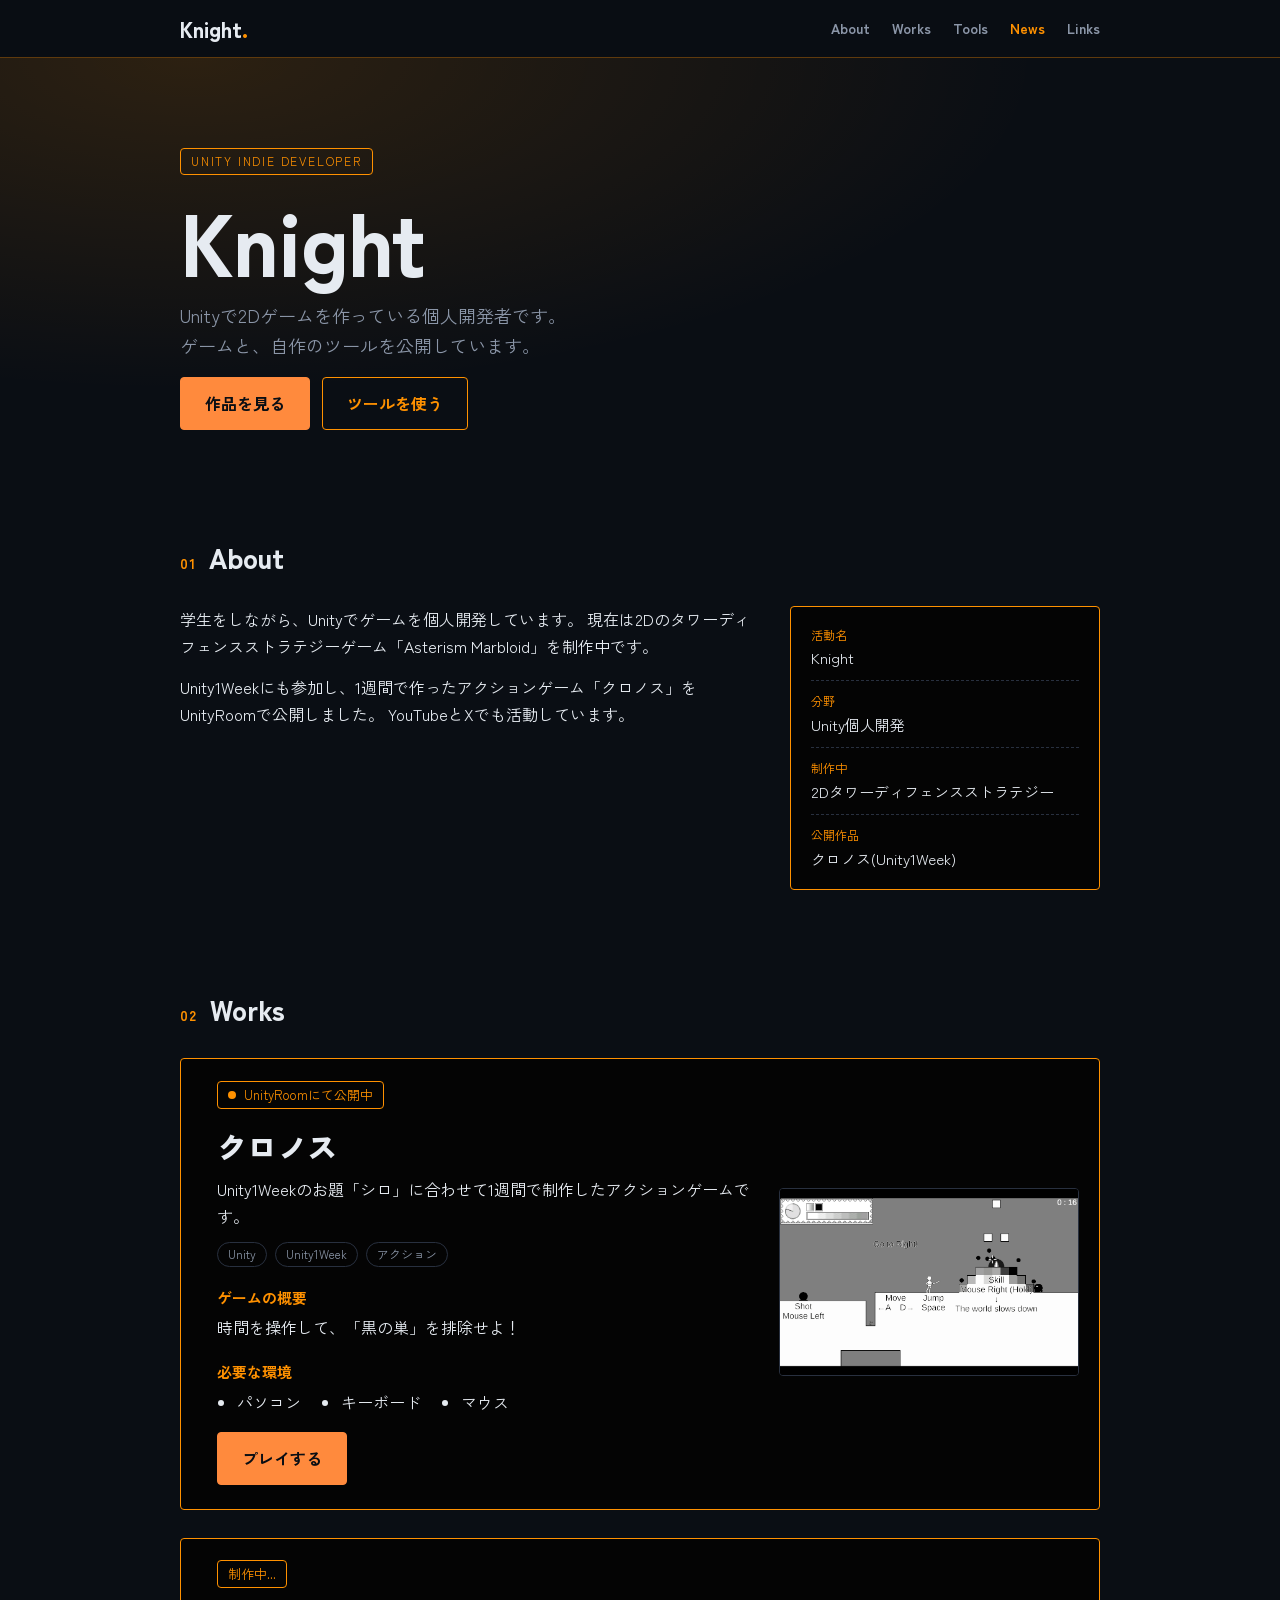
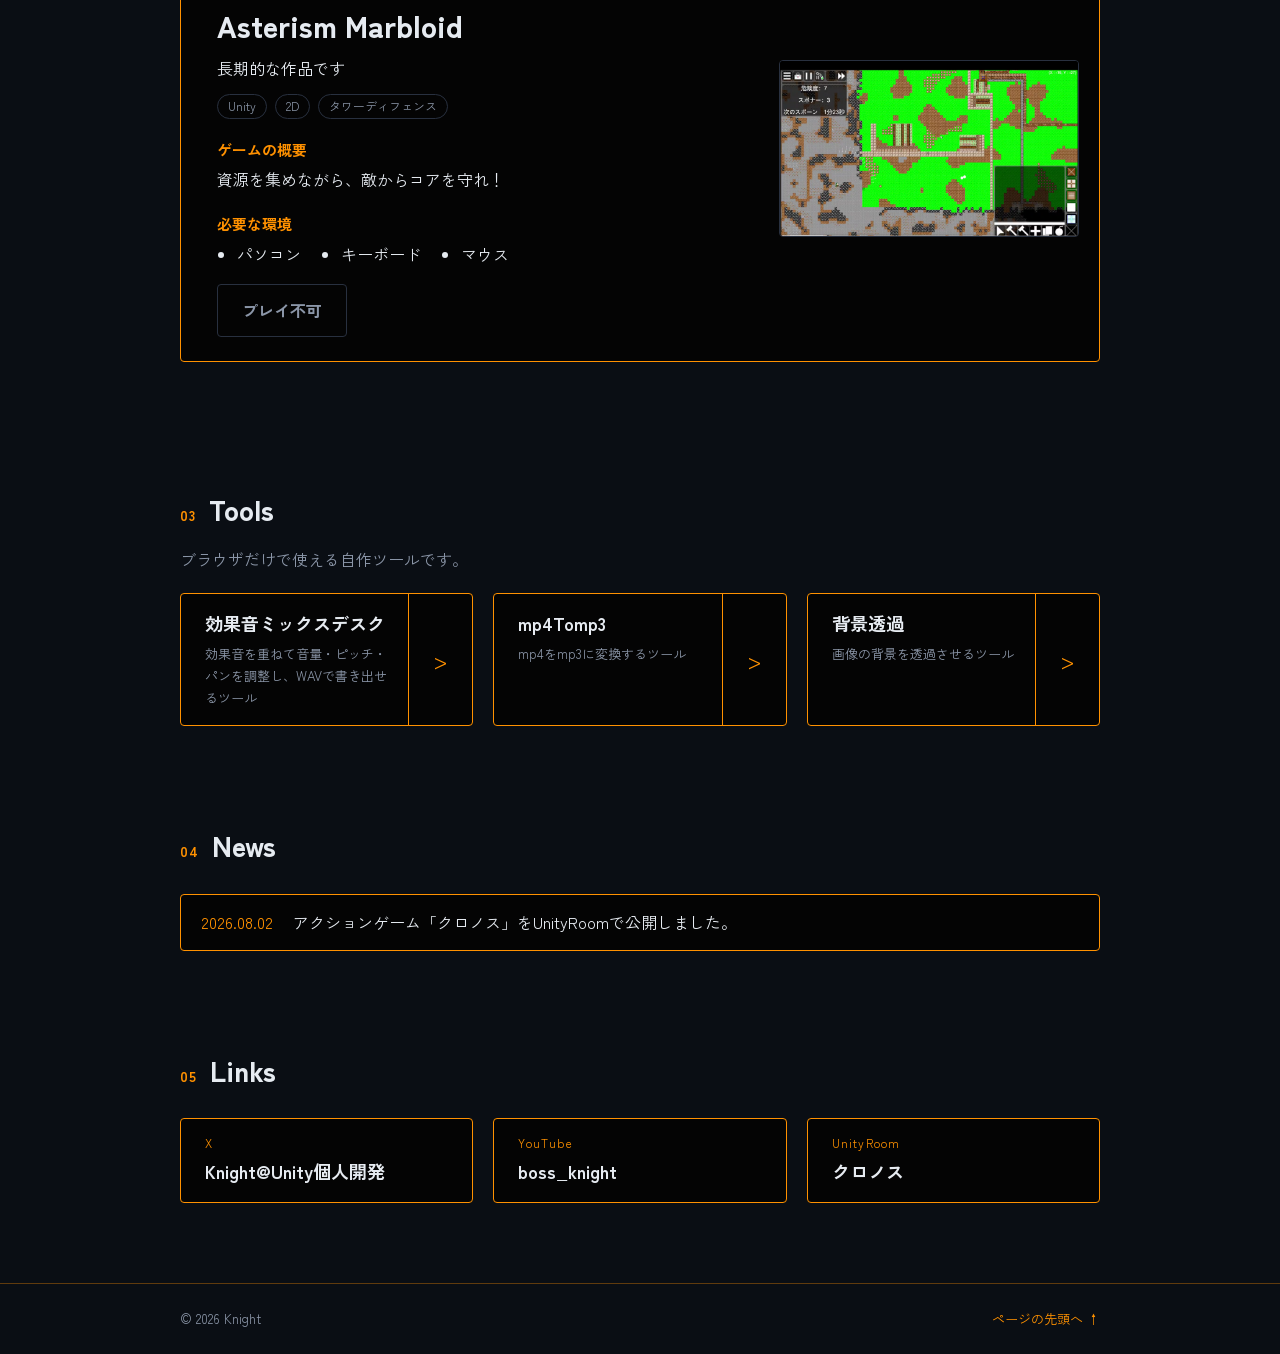
<file: index.html>
<!DOCTYPE html>
<html lang="ja">
<head>
  <meta charset="UTF-8">
  <meta name="viewport" content="width=device-width, initial-scale=1.0">
  <title>Knightのホームページ</title>

  <!-- 検索結果やSNSで共有されたときに表示される情報 -->
  <meta name="description" content="Unityで2Dゲームを作っている個人開発者 Knight のホームページ。制作したゲームと自作ツールを公開しています。">
  <meta property="og:type" content="website">
  <meta property="og:title" content="Knightのホームページ">
  <meta property="og:description" content="Unityで2Dゲームを作っている個人開発者のホームページ。ゲームと自作ツールを公開中。">
  <meta property="og:url" content="https://gk-boss.github.io/MyHomePage/">
  <meta name="theme-color" content="#0a0e14">

  <!-- タブに表示される小さなアイコン(画像ファイル不要のSVG) -->
  <link rel="icon" href="data:image/svg+xml,%3Csvg xmlns='http://www.w3.org/2000/svg' viewBox='0 0 32 32'%3E%3Crect width='32' height='32' rx='4' fill='%23040404'/%3E%3Crect x='1' y='1' width='30' height='30' rx='3' fill='none' stroke='%23ff9100' stroke-width='2'/%3E%3Ctext x='16' y='23' font-size='20' font-weight='bold' text-anchor='middle' fill='%23ff9100' font-family='sans-serif'%3EK%3C/text%3E%3C/svg%3E">

  <!-- ツールページと同じフォント -->
  <link rel="preconnect" href="https://fonts.googleapis.com">
  <link rel="preconnect" href="https://fonts.gstatic.com" crossorigin>
  <link href="https://fonts.googleapis.com/css2?family=Zen+Kaku+Gothic+New:wght@500;700;900&display=swap" rel="stylesheet">

  <link rel="stylesheet" href="style.css">

  <!-- JSが動く環境だけ「js」クラスを付ける(出現アニメーションを安全に使うための目印) -->
  <script>document.documentElement.classList.add('js');</script>
  <script src="script.js" defer></script>
</head>
<body>

  <!-- ===== ヘッダー(上に固定されるナビ) ===== -->
  <header class="site-header">
    <div class="container header-inner">
      <a href="#top" class="logo">Knight<span class="logo-dot">.</span></a>
      <nav class="site-nav" aria-label="メインメニュー">
        <a href="#about">About</a>
        <a href="#works">Works</a>
        <a href="#tools">Tools</a>
        <a href="#news">News</a>
        <a href="#links">Links</a>
      </nav>
    </div>
  </header>

  <main id="top">

    <!-- ===== ヒーロー(最初に目に入る部分) ===== -->
    <section class="hero">
      <div class="container">
        <p class="hero-label">UNITY INDIE DEVELOPER</p>
        <h1 class="hero-title">Knight</h1>
        <p class="hero-lead">
          Unityで2Dゲームを作っている個人開発者です。<br>
          ゲームと、自作のツールを公開しています。
        </p>
        <div class="hero-actions">
          <a href="#works" class="btn">作品を見る</a>
          <a href="#tools" class="btn btn-ghost">ツールを使う</a>
        </div>
      </div>
    </section>

    <!-- ===== About ===== -->
    <section id="about" class="section">
      <div class="container">
        <h2 class="section-title reveal"><span class="section-num">01</span>About</h2>

        <div class="about reveal">
          <div class="about-text">
            <p>
              学生をしながら、Unityでゲームを個人開発しています。
              現在は2Dのタワーディフェンスストラテジーゲーム「Asterism Marbloid」を制作中です。
            </p>
            <p>
              Unity1Weekにも参加し、1週間で作ったアクションゲーム「クロノス」をUnityRoomで公開しました。
              YouTubeとXでも活動しています。
            </p>
          </div>

          <dl class="facts">
            <div class="fact"><dt>活動名</dt><dd>Knight</dd></div>
            <div class="fact"><dt>分野</dt><dd>Unity個人開発</dd></div>
            <div class="fact"><dt>制作中</dt><dd>2Dタワーディフェンスストラテジー</dd></div>
            <div class="fact"><dt>公開作品</dt><dd>クロノス(Unity1Week)</dd></div>
          </dl>
        </div>
      </div>
    </section>

    <!-- ===== Works(ゲーム) ===== -->
    <section id="works" class="section">
      <div class="container">
        <h2 class="section-title reveal"><span class="section-num">02</span>Works</h2>

        <!-- クロノス -->
        <article class="card reveal">
          <div class="card-body">
            <p class="badge badge-live">UnityRoomにて公開中</p>

            <h3 class="card-title">クロノス</h3>
            <p>Unity1Weekのお題「シロ」に合わせて1週間で制作したアクションゲームです。</p>

            <ul class="tags">
              <li>Unity</li>
              <li>Unity1Week</li>
              <li>アクション</li>
            </ul>

            <h4 class="card-sub">ゲームの概要</h4>
            <p>時間を操作して、「黒の巣」を排除せよ！</p>

            <h4 class="card-sub">必要な環境</h4>
            <ul class="env-list">
              <li>パソコン</li>
              <li>キーボード</li>
              <li>マウス</li>
            </ul>

            <a href="https://unityroom.com/games/knight_firstgame" class="btn" target="_blank" rel="noopener">プレイする</a>
          </div>

          <div class="card-media">
            <img src="Chronos.png" alt="クロノスのスクリーンショット" class="screenshot" loading="lazy">
          </div>
        </article>

        <!-- Asterism Marbloid -->
        <article class="card reveal">
          <div class="card-body">
            <p class="badge badge-wip">制作中...</p>

            <h3 class="card-title">Asterism Marbloid</h3>
            <p>長期的な作品です</p>

            <ul class="tags">
              <li>Unity</li>
              <li>2D</li>
              <li>タワーディフェンス</li>
            </ul>

            <h4 class="card-sub">ゲームの概要</h4>
            <p>資源を集めながら、敵からコアを守れ！</p>

            <h4 class="card-sub">必要な環境</h4>
            <ul class="env-list">
              <li>パソコン</li>
              <li>キーボード</li>
              <li>マウス</li>
            </ul>

            <!-- まだ遊べないので、リンクではなく押せないボタンにしている -->
            <span class="btn btn-disabled" aria-disabled="true">プレイ不可</span>
          </div>

          <div class="card-media">
            <img src="AsterismMabloid.png" alt="Asterism Marbloidのスクリーンショット" class="screenshot" loading="lazy">
          </div>
        </article>
      </div>
    </section>

    <!-- ===== Tools(自作ツール) ===== -->
    <section id="tools" class="section">
      <div class="container">
        <h2 class="section-title reveal"><span class="section-num">03</span>Tools</h2>
        <p class="section-lead reveal">ブラウザだけで使える自作ツールです。</p>

        <div class="tool-grid">
          <a href="tool-se-mix.html" class="tool reveal">
            <div class="tool-text">
              <p class="tool-name">効果音ミックスデスク</p>
              <p class="tool-desc">効果音を重ねて音量・ピッチ・パンを調整し、WAVで書き出せるツール</p>
            </div>
            <span class="tool-arrow" aria-hidden="true">&gt;</span>
          </a>

          <a href="tool-mp4Tomp3.html" class="tool reveal">
            <div class="tool-text">
              <p class="tool-name">mp4Tomp3</p>
              <p class="tool-desc">mp4をmp3に変換するツール</p>
            </div>
            <span class="tool-arrow" aria-hidden="true">&gt;</span>
          </a>

          <a href="tool-bg-remover.html" class="tool reveal">
            <div class="tool-text">
              <p class="tool-name">背景透過</p>
              <p class="tool-desc">画像の背景を透過させるツール</p>
            </div>
            <span class="tool-arrow" aria-hidden="true">&gt;</span>
          </a>
        </div>
      </div>
    </section>

    <!-- ===== News(お知らせ) ===== -->
    <section id="news" class="section">
      <div class="container">
        <h2 class="section-title reveal"><span class="section-num">04</span>News</h2>

        <!-- 新しいお知らせは、一番上に <li> を1行足すだけ -->
        <ul class="news reveal">
          <li>
            <time datetime="2026-08-02">2026.08.02</time>
            <span>アクションゲーム「クロノス」をUnityRoomで公開しました。</span>
          </li>
        </ul>
      </div>
    </section>

    <!-- ===== Links ===== -->
    <section id="links" class="section">
      <div class="container">
        <h2 class="section-title reveal"><span class="section-num">05</span>Links</h2>

        <div class="link-grid">
          <!-- TODO: href を自分のURLに変更する(XのIDを入れる / YouTubeのURLが合っているか確認) -->
          <a href="https://x.com/A70LqKX4IpNJixA" class="link-card reveal" target="_blank" rel="noopener">
            <span class="link-service">X</span>
            <span class="link-name">Knight@Unity個人開発</span>
          </a>
          <a href="https://www.youtube.com/@boss_knight" class="link-card reveal" target="_blank" rel="noopener">
            <span class="link-service">YouTube</span>
            <span class="link-name">boss_knight</span>
          </a>
          <a href="https://unityroom.com/games/knight_firstgame" class="link-card reveal" target="_blank" rel="noopener">
            <span class="link-service">UnityRoom</span>
            <span class="link-name">クロノス</span>
          </a>
        </div>
      </div>
    </section>

  </main>

  <!-- ===== フッター ===== -->
  <footer class="site-footer">
    <div class="container footer-inner">
      <p>&copy; <span id="year">2026</span> Knight</p>
      <a href="#top" class="to-top">ページの先頭へ ↑</a>
    </div>
  </footer>

</body>
</html>
</file>
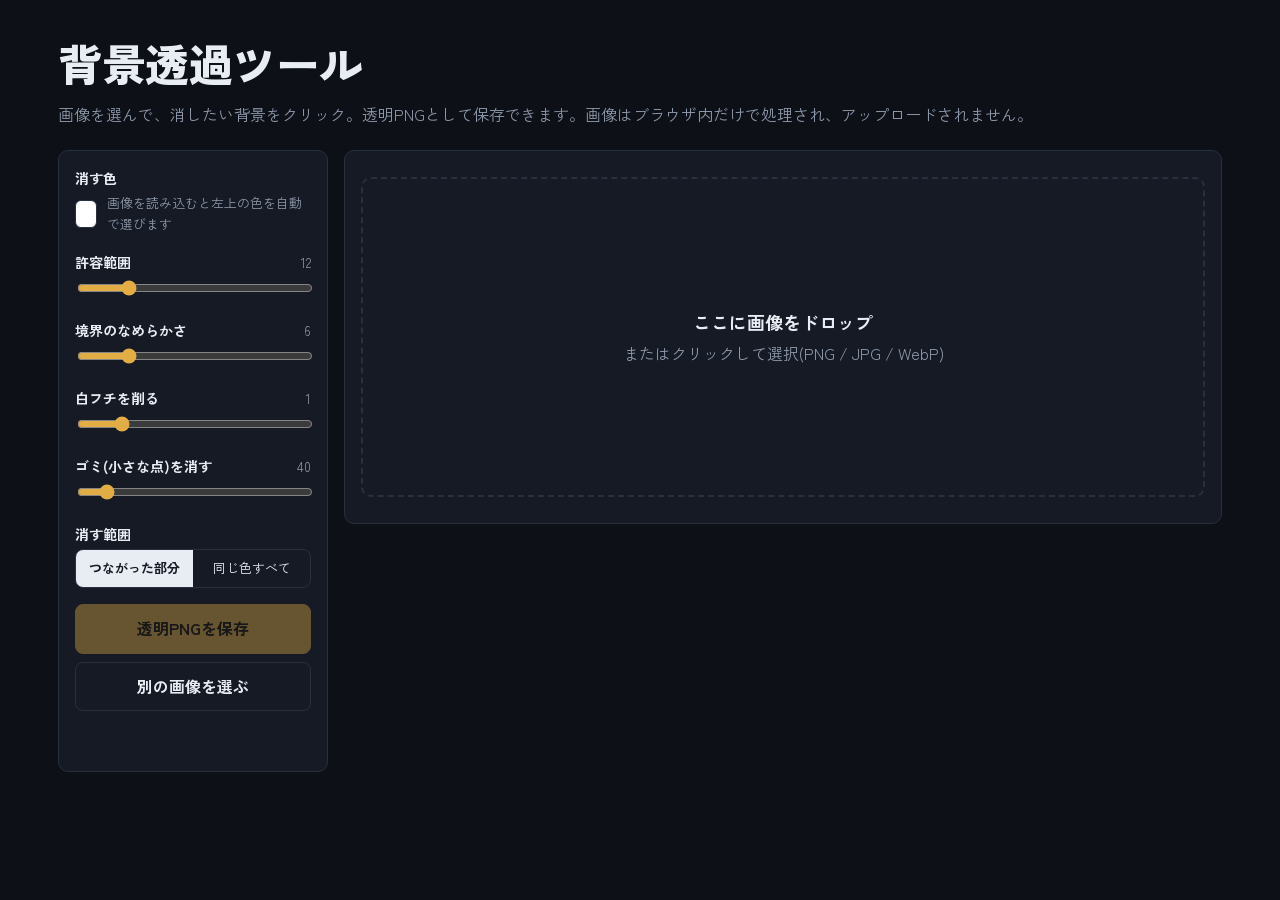
<file: tool-bg-remover.html>
<!DOCTYPE html>
<html lang="ja">
<head>
<meta charset="utf-8">
<meta name="viewport" content="width=device-width, initial-scale=1, viewport-fit=cover">
<title>背景透過ツール</title>
<link href="https://fonts.googleapis.com/css2?family=Zen+Kaku+Gothic+New:wght@500;700;900&display=swap" rel="stylesheet">
<style>
:root{--bg:#0d1017;--panel:#151a24;--ink:#e8ecf3;--sub:#8b96a8;--line:#28303f;--acc:#e3ad45;--acc-ink:#1a1305;--c1:#2a303b;--c2:#20252e;color-scheme:dark;
box-sizing:border-box;padding-top:env(safe-area-inset-top,0px);padding-bottom:env(safe-area-inset-bottom,0px)}
html{scroll-padding-top:env(safe-area-inset-top,0px)}
*{box-sizing:border-box}[hidden]{display:none!important}
body{margin:0;background:var(--bg);color:var(--ink);font-family:"Zen Kaku Gothic New","Hiragino Sans","Yu Gothic",Meiryo,sans-serif;line-height:1.6}
main{max-width:1200px;margin:0 auto;padding:28px 18px 48px}
h1{font-size:clamp(28px,5vw,44px);font-weight:900;margin:0 0 4px;letter-spacing:-.01em}
.lead{margin:0 0 22px;color:var(--sub)}
.grid{display:grid;grid-template-columns:270px 1fr;gap:16px;align-items:start}
@media(max-width:760px){.grid{grid-template-columns:1fr}}
.panel{background:var(--panel);border:1px solid var(--line);border-radius:10px;padding:16px}
.ctrl{display:grid;gap:16px}
label{display:block;font-weight:700;font-size:14px;margin-bottom:4px}
.row{display:flex;justify-content:space-between;align-items:baseline}
.row output{color:var(--sub);font-variant-numeric:tabular-nums;font-size:13px}
input[type=range]{width:100%;accent-color:var(--acc)}
.seg{display:grid;grid-template-columns:1fr 1fr;border:1px solid var(--line);border-radius:8px;overflow:hidden}
.seg button{border:0;background:transparent;color:var(--ink);font:inherit;font-size:13px;padding:8px 6px;cursor:pointer}
.seg button[aria-pressed=true]{background:var(--ink);color:var(--panel);font-weight:700}
.key{display:flex;align-items:center;gap:10px;font-size:13px;color:var(--sub)}
.sw{width:28px;height:28px;border-radius:6px;border:1px solid var(--line);background:#fff}
.btn{font:inherit;font-weight:700;border-radius:8px;padding:11px 14px;border:1px solid var(--line);background:transparent;color:var(--ink);cursor:pointer;width:100%}
.btn.p{background:var(--acc);color:var(--acc-ink);border-color:var(--acc)}
.btn:disabled{opacity:.4;cursor:not-allowed}
:focus-visible{outline:3px solid var(--acc);outline-offset:2px}
.stage{min-height:340px;display:grid;place-items:center;position:relative}
.drop{width:100%;min-height:320px;border:2px dashed var(--line);border-radius:10px;display:grid;place-items:center;text-align:center;padding:24px;cursor:pointer;color:var(--sub)}
.drop.on{border-color:var(--acc);color:var(--ink)}
.drop b{display:block;font-size:18px;color:var(--ink);margin-bottom:4px}
.view{width:100%;overflow:auto;text-align:center;border-radius:8px;padding:0;background-color:var(--c1);
background-image:linear-gradient(45deg,var(--c2) 25%,transparent 25%,transparent 75%,var(--c2) 75%),linear-gradient(45deg,var(--c2) 25%,transparent 25%,transparent 75%,var(--c2) 75%);background-size:20px 20px;background-position:0 0,10px 10px}
.view[data-bg=white]{background:#fff}.view[data-bg=black]{background:#000}.view[data-bg=green]{background:#2ecc71}
canvas{max-width:100%;height:auto;cursor:crosshair;image-rendering:auto;vertical-align:top}
.pair{display:grid;grid-template-columns:1fr 1fr;gap:12px;width:100%}@media(max-width:760px){.pair{grid-template-columns:1fr}}.cap{font-weight:700;font-size:13px;color:var(--sub);margin:0 0 6px}.orig{background:var(--c2)}
.hint{font-size:13px;color:var(--sub);margin:10px 0 0}
.bgs{display:flex;gap:8px;margin-top:10px;font-size:13px;color:var(--sub);align-items:center;flex-wrap:wrap}
.bgs button{width:26px;height:26px;border-radius:50%;border:2px solid var(--line);cursor:pointer;padding:0}
.bgs button[aria-pressed=true]{border-color:var(--acc)}
#msg{font-size:13px;min-height:1.4em;color:var(--sub)}
</style>
</head>
<body>
<main>
<h1>背景透過ツール</h1>
<p class="lead">画像を選んで、消したい背景をクリック。透明PNGとして保存できます。画像はブラウザ内だけで処理され、アップロードされません。</p>
<div class="grid">
  <section class="panel ctrl" aria-label="設定">
    <div>
      <label>消す色</label>
      <div class="key"><span class="sw" id="sw"></span><span id="keyTxt">画像を読み込むと左上の色を自動で選びます</span></div>
    </div>
    <div>
      <div class="row"><label for="tol">許容範囲</label><output id="tolO">12</output></div>
      <input id="tol" type="range" min="0" max="60" value="12">
    </div>
    <div>
      <div class="row"><label for="soft">境界のなめらかさ</label><output id="softO">6</output></div>
      <input id="soft" type="range" min="0" max="30" value="6">
    </div>
    <div>
      <div class="row"><label for="edge">白フチを削る</label><output id="edgeO">1</output></div>
      <input id="edge" type="range" min="0" max="6" value="1">
    </div>
    <div>
      <div class="row"><label for="speck">ゴミ(小さな点)を消す</label><output id="speckO">40</output></div>
      <input id="speck" type="range" min="0" max="400" step="10" value="40">
    </div>
    <div>
      <label>消す範囲</label>
      <div class="seg" role="group">
        <button id="mC" aria-pressed="true">つながった部分</button>
        <button id="mG" aria-pressed="false">同じ色すべて</button>
      </div>
    </div>
    <div>
      <button class="btn p" id="dl" disabled>透明PNGを保存</button>
      <div style="height:8px"></div>
      <button class="btn" id="pick">別の画像を選ぶ</button>
      <p id="msg" role="status"></p>
    </div>
  </section>
  <section class="panel">
    <div class="stage">
      <div class="drop" id="drop" tabindex="0" role="button" aria-label="画像を選択">
        <div><b>ここに画像をドロップ</b>またはクリックして選択(PNG / JPG / WebP)</div>
      </div>
      <div class="pair" id="pair" hidden>
        <div><p class="cap">元の画像(ここをクリックして背景色を選択)</p><div class="view orig" id="vo"><canvas id="cvO"></canvas></div></div>
        <div><p class="cap">透過結果</p><div class="view" id="view" data-bg="check"><canvas id="cv"></canvas></div></div>
      </div>
    </div>
    <p class="hint" id="hint" hidden>どちらの画像もクリックで消す色を選べます。残したい部分まで消える場合は許容範囲を下げてください。</p>
    <div class="bgs" id="bgs" hidden>プレビュー背景
      <button aria-label="市松" aria-pressed="true" data-bg="check" style="background:repeating-conic-gradient(#d9dee3 0 25%,#fff 0 50%) 0 0/12px 12px"></button>
      <button aria-label="白" aria-pressed="false" data-bg="white" style="background:#fff"></button>
      <button aria-label="黒" aria-pressed="false" data-bg="black" style="background:#000"></button>
      <button aria-label="緑" aria-pressed="false" data-bg="green" style="background:#2ecc71"></button>
    </div>
  </section>
</div>
<input type="file" id="file" accept="image/*" hidden>
</main>
<script>
(function(){
var $=function(i){return document.getElementById(i)};
var cv=$('cv'),ctx=cv.getContext('2d',{willReadFrequently:true}),cvO=$('cvO'),ctxO=cvO.getContext('2d');
var orig=null,W=0,H=0,key=[255,255,255],seed=[0,0],mode='c',name='image',raf=0;
var MAXD=4096;

function load(f){
  if(!f||!/^image\//.test(f.type)){$('msg').textContent='画像ファイルを選んでください。';return}
  name=f.name.replace(/\.[^.]+$/,'')||'image';
  var url=URL.createObjectURL(f),im=new Image();
  im.onload=function(){
    var s=Math.min(1,MAXD/Math.max(im.width,im.height));
    W=Math.round(im.width*s);H=Math.round(im.height*s);
    cv.width=W;cv.height=H;ctx.clearRect(0,0,W,H);ctx.drawImage(im,0,0,W,H);
    orig=ctx.getImageData(0,0,W,H);cvO.width=W;cvO.height=H;ctxO.putImageData(orig,0,0);URL.revokeObjectURL(url);
    $('drop').hidden=true;$('pair').hidden=false;$('hint').hidden=false;$('bgs').hidden=false;$('dl').disabled=false;
    setKey(0,0);
    $('msg').textContent=s<1?'大きい画像のため '+W+'×'+H+' に縮小しました。':W+'×'+H+' px';
  };
  im.onerror=function(){$('msg').textContent='この画像は読み込めませんでした。別の形式でお試しください。'};
  im.src=url;
}
function setKey(x,y){
  var i=(y*W+x)*4,d=orig.data;
  key=[d[i],d[i+1],d[i+2]];seed=[x,y];
  $('sw').style.background='rgb('+key.join(',')+')';
  $('keyTxt').textContent='rgb('+key.join(', ')+')';
  schedule();
}
function schedule(){cancelAnimationFrame(raf);raf=requestAnimationFrame(run)}
function dist(d,i){
  var a=d[i]-key[0],b=d[i+1]-key[1],c=d[i+2]-key[2];
  return Math.sqrt(a*a+b*b+c*c)/4.4167;
}
function run(){
  if(!orig)return;
  var t=+$('tol').value,s=+$('soft').value,lim=t+s;
  var out=new ImageData(new Uint8ClampedArray(orig.data),W,H),d=out.data,o=orig.data;
  function ramp(dd){return dd<=t?0:dd>=lim?1:(dd-t)/(s||1)}
  if(mode==='g'){
    for(var i=0;i<d.length;i+=4){var dd=dist(o,i);if(dd<lim)d[i+3]=Math.round(o[i+3]*ramp(dd))}
  }else{
    var seen=new Uint8Array(W*H),st=new Int32Array(W*H),n=0,p0=seed[1]*W+seed[0];
    if(dist(o,p0*4)<lim){st[n++]=p0;seen[p0]=1}
    while(n){
      var p=st[--n],x=p%W,y=(p-x)/W,q=p*4;
      d[q+3]=Math.round(o[q+3]*ramp(dist(o,q)));
      var nb=[x>0?p-1:-1,x<W-1?p+1:-1,y>0?p-W:-1,y<H-1?p+W:-1];
      for(var k=0;k<4;k++){var m=nb[k];if(m>=0&&!seen[m]&&dist(o,m*4)<lim){seen[m]=1;st[n++]=m}}
    }
  }
  post(out);ctx.putImageData(out,0,0);
}
function post(out){
  var d=out.data,o=orig.data,N=W*H,i,q;
  // 1) 縁の色から背景色のにじみを除去
  for(i=0;i<N;i++){q=i*4;var A=d[q+3],A0=o[q+3];
    if(A>0&&A<A0){var a=A/A0;for(var c=0;c<3;c++){var v=(o[q+c]-key[c]*(1-a))/a;d[q+c]=v<0?0:v>255?255:v}}}
  // 2) 小さな孤立点を削除
  var sp=+$('speck').value;
  if(sp>0){
    var seen=new Uint8Array(N),st=new Int32Array(N),lst=new Int32Array(N);
    for(i=0;i<N;i++){
      if(seen[i]||d[i*4+3]<8)continue;
      var n=0,m=0;st[n++]=i;seen[i]=1;
      while(n){var p=st[--n];lst[m++]=p;var x=p%W,y=(p-x)/W,nb=[x>0?p-1:-1,x<W-1?p+1:-1,y>0?p-W:-1,y<H-1?p+W:-1];
        for(var k=0;k<4;k++){var t=nb[k];if(t>=0&&!seen[t]&&d[t*4+3]>=8){seen[t]=1;st[n++]=t}}}
      if(m<sp)for(var j=0;j<m;j++)d[lst[j]*4+3]=0;
    }
  }
  // 3) 縁を内側へ削る(白フチ対策)
  var er=+$('edge').value,al=new Uint8Array(N);
  for(i=0;i<N;i++)al[i]=d[i*4+3];
  while(er-->0){var nx=new Uint8Array(al);
    for(var y2=0;y2<H;y2++)for(var x2=0;x2<W;x2++){var p2=y2*W+x2,v2=al[p2];if(!v2)continue;
      if(x2>0&&al[p2-1]<v2)v2=al[p2-1];if(x2<W-1&&al[p2+1]<v2)v2=al[p2+1];
      if(y2>0&&al[p2-W]<v2)v2=al[p2-W];if(y2<H-1&&al[p2+W]<v2)v2=al[p2+W];nx[p2]=v2}
    al=nx}
  for(i=0;i<N;i++)d[i*4+3]=al[i];
}

[cv,cvO].forEach(function(c){c.addEventListener('click',function(e){
  if(!orig)return;
  var r=c.getBoundingClientRect();
  var x=Math.min(W-1,Math.max(0,Math.floor((e.clientX-r.left)*W/r.width)));
  var y=Math.min(H-1,Math.max(0,Math.floor((e.clientY-r.top)*H/r.height)));
  setKey(x,y);
})});
['tol','soft','edge','speck'].forEach(function(id){$(id).addEventListener('input',function(){$(id+'O').textContent=this.value;schedule()})});
function setMode(m){mode=m;$('mC').setAttribute('aria-pressed',m==='c');$('mG').setAttribute('aria-pressed',m==='g');schedule()}
$('mC').onclick=function(){setMode('c')};$('mG').onclick=function(){setMode('g')};
$('bgs').addEventListener('click',function(e){
  var b=e.target.closest('button');if(!b)return;
  $('view').dataset.bg=b.dataset.bg;
  [].forEach.call($('bgs').querySelectorAll('button'),function(x){x.setAttribute('aria-pressed',x===b)});
});
var fi=$('file');
function pick(){fi.click()}
$('drop').onclick=pick;$('pick').onclick=pick;
$('drop').addEventListener('keydown',function(e){if(e.key==='Enter'||e.key===' '){e.preventDefault();pick()}});
fi.onchange=function(){load(fi.files[0]);fi.value=''};
['dragover','dragenter'].forEach(function(ev){document.addEventListener(ev,function(e){e.preventDefault();$('drop').classList.add('on')})});
['dragleave','drop'].forEach(function(ev){document.addEventListener(ev,function(e){e.preventDefault();$('drop').classList.remove('on')})});
document.addEventListener('drop',function(e){if(e.dataTransfer.files[0])load(e.dataTransfer.files[0])});

$('dl').onclick=function(){
  if(!orig)return;
  cv.toBlob(async function(blob){
    if(!blob){$('msg').textContent='PNGの生成に失敗しました。';return}
    try{
      var dlc=window.claude&&await window.claude.use('downloads');
      if(dlc){await dlc.save({filename:name+'_transparent.png',data:blob});$('msg').textContent='保存しました。';return}
    }catch(err){if(err&&err.code==='declined'){$('msg').textContent='保存をキャンセルしました。';return}}
    var a=document.createElement('a');a.href=URL.createObjectURL(blob);a.download=name+'_transparent.png';
    document.body.appendChild(a);a.click();a.remove();
    $('msg').textContent='保存できない場合は、画像を長押し(右クリック)して保存してください。';
  },'image/png');
};
})();
</script>
</body>
</html>
</file>
<file: style.css>
/* =====================================================
   Knightのホームページ  style.css
   読む順番: 変数 → ベース → 共通部品 → 各セクション → スマホ対応
   ===================================================== */

/* ===== 変数(色や幅をここでまとめて管理) =====
   色を変えたいときは、ここの値を書き換えるだけで全体に反映される */
:root {
  --bg: #0a0e14;            /* ページ全体の背景 */
  --panel: #040404;         /* カードなどの背景(背景より少し暗い) */
  --text: #e6ebf1;          /* 本文の文字色 */
  --sub: #8b96a8;           /* 補足テキストの文字色 */
  --line: #28303f;          /* 目立たない区切り線 */
  --accent: #ff9100;        /* オレンジ(枠線・強調) */
  --accent-btn: #ff8a3d;    /* ボタンの色 */
  --accent-btn-hover: #ffa15e;
  --radius: 4px;
  --max-width: 960px;       /* 中身の最大幅 */
}

/* ===== ベース ===== */
*,
*::before,
*::after {
  box-sizing: border-box;   /* paddingを含めた幅で計算(レイアウトが崩れにくくなる) */
}

html {
  scroll-behavior: smooth;  /* ナビをクリックしたときにスルッと移動 */
  scroll-padding-top: 72px; /* 固定ヘッダーに見出しが隠れないように */
}

body {
  margin: 0;
  background-color: var(--bg);
  color: var(--text);
  font-family: "Zen Kaku Gothic New", "Hiragino Sans", "Yu Gothic", Meiryo, sans-serif;
  line-height: 1.7;
}

p {
  margin: 0;
}

/* 中身を中央に寄せる入れ物。どのセクションでも共通で使う */
.container {
  width: 100%;
  max-width: var(--max-width);
  margin: 0 auto;
  padding: 0 20px;
}

/* キーボード操作のときだけ表示されるフォーカス枠 */
:focus-visible {
  outline: 3px solid var(--accent);
  outline-offset: 3px;
}

/* ===== ヘッダー ===== */
.site-header {
  position: sticky;         /* スクロールしても上に張り付く */
  top: 0;
  z-index: 10;
  background-color: rgba(10, 14, 20, 0.92);
  backdrop-filter: blur(6px);
  border-bottom: 1px solid rgba(255, 145, 0, 0.35);
}

.header-inner {
  display: flex;
  align-items: center;
  justify-content: space-between;
  flex-wrap: wrap;
  gap: 4px 24px;
  padding-top: 10px;
  padding-bottom: 10px;
}

.logo {
  font-size: 22px;
  font-weight: 900;
  color: var(--text);
  text-decoration: none;
}

.logo-dot {
  color: var(--accent);
}

.site-nav {
  display: flex;
  flex-wrap: wrap;
  gap: 4px 22px;
}

.site-nav a {
  position: relative;
  padding: 4px 0;
  font-size: 14px;
  font-weight: 700;
  color: var(--sub);
  text-decoration: none;
  transition: color 0.2s ease;
}

.site-nav a:hover,
.site-nav a[aria-current="true"] {   /* 今見ているセクションをJSが印づける */
  color: var(--accent);
}

/* ===== ボタン(共通部品) ===== */
.btn {
  display: inline-block;
  margin-top: 16px;
  padding: 12px 24px;
  background-color: var(--accent-btn);
  color: var(--bg);
  text-decoration: none;
  border: 1px solid var(--accent-btn);
  border-radius: var(--radius);
  font-weight: 700;
  transition: transform 0.2s ease, background-color 0.2s ease;
}

.btn:hover {
  background-color: var(--accent-btn-hover);
  transform: translateY(-1px);
}

/* 枠線だけのボタン */
.btn-ghost {
  background-color: transparent;
  color: var(--accent);
  border-color: var(--accent);
}

.btn-ghost:hover {
  background-color: rgba(255, 145, 0, 0.12);
}

/* 押せないボタン */
.btn-disabled {
  background-color: transparent;
  color: var(--sub);
  border-color: var(--line);
  cursor: not-allowed;
}

.btn-disabled:hover {
  background-color: transparent;
  transform: none;
}

/* ===== ヒーロー ===== */
.hero {
  padding: 88px 0 56px;
  /* 左上からうっすらオレンジの光を当てる */
  background: radial-gradient(ellipse at 15% 0%, rgba(255, 145, 0, 0.14), transparent 55%);
}

.hero-label {
  display: inline-block;
  padding: 2px 10px;
  border: 1px solid var(--accent);
  border-radius: var(--radius);
  font-size: 12px;
  letter-spacing: 0.15em;
  color: var(--accent);
}

.hero-title {
  margin: 16px 0 12px;
  font-size: clamp(48px, 10vw, 88px);   /* 画面幅に合わせて大きさが変わる */
  font-weight: 900;
  line-height: 1.1;
  letter-spacing: -0.01em;
}

.hero-lead {
  color: var(--sub);
  font-size: clamp(15px, 2.4vw, 18px);
}

.hero-actions {
  display: flex;
  flex-wrap: wrap;
  gap: 0 12px;
}

/* ===== セクション共通 ===== */
.section {
  padding: 48px 0;
}

.section-title {
  display: flex;
  align-items: baseline;
  gap: 12px;
  margin: 0 0 24px;
  font-size: 28px;
  font-weight: 900;
}

.section-num {
  font-size: 14px;
  font-weight: 700;
  color: var(--accent);
  letter-spacing: 0.1em;
}

.section-lead {
  margin: -12px 0 20px;
  color: var(--sub);
}

/* ===== About ===== */
.about {
  display: grid;
  grid-template-columns: 1fr 310px;
  gap: 32px;
  align-items: start;
}

.about-text {
  display: grid;
  gap: 14px;
}

.facts {
  margin: 0;
  padding: 8px 20px;
  background-color: var(--panel);
  border: 1px solid var(--accent);
  border-radius: var(--radius);
}

.fact {
  padding: 10px 0;
  border-bottom: 1px dashed var(--line);
}

.fact:last-child {
  border-bottom: none;
}

.fact dt {
  font-size: 12px;
  color: var(--accent);
}

.fact dd {
  margin: 0;
  font-size: 15px;
}

/* ===== Works(ゲームカード) ===== */
.card {
  display: flex;
  gap: 24px;
  margin: 0 0 28px;
  padding: 20px 20px 24px 36px;
  background-color: var(--panel);
  border: 1px solid var(--accent);
  border-radius: var(--radius);
  transition: box-shadow 0.25s ease, transform 0.25s ease;
}

.card:hover {
  box-shadow: 0 0 24px rgba(255, 145, 0, 0.18);
  transform: translateY(-2px);
}

.card-body {
  flex: 1;
  text-align: left;
}

.card-title {
  margin: 12px 0 4px;
  font-size: 30px;
  font-weight: 900;
}

.card-sub {
  margin: 18px 0 4px;
  font-size: 15px;
  color: var(--accent);
}

.card-media {
  display: flex;
  align-items: center;
  justify-content: center;
  flex-shrink: 0;
  width: 300px;
}

.screenshot {
  display: block;
  width: 100%;
  height: auto;
  border: 1px solid var(--line);
  border-radius: var(--radius);
}

/* 公開状況のバッジ */
.badge {
  display: inline-flex;
  align-items: center;
  gap: 8px;
  padding: 2px 10px;
  border: 1px solid var(--accent);
  border-radius: var(--radius);
  font-size: 13px;
  color: var(--accent);
}

/* 公開中だけ、点が点滅する */
.badge-live::before {
  content: "";
  width: 8px;
  height: 8px;
  border-radius: 50%;
  background-color: var(--accent);
  animation: blink 1.8s ease-in-out infinite;
}

@keyframes blink {
  0%, 100% { opacity: 1; }
  50%      { opacity: 0.25; }
}

/* ジャンルなどのタグ */
.tags {
  display: flex;
  flex-wrap: wrap;
  gap: 8px;
  margin: 12px 0 0;
  padding: 0;
  list-style: none;
}

.tags li {
  padding: 1px 10px;
  border: 1px solid var(--line);
  border-radius: 999px;
  font-size: 12px;
  color: var(--sub);
}

/* 必要な環境(横並びのリスト) */
.env-list {
  display: flex;
  flex-wrap: wrap;
  gap: 8px 40px;
  margin: 0 0 0 20px;
  padding: 0;
}

/* ===== Tools ===== */
.tool-grid {
  display: grid;
  grid-template-columns: repeat(auto-fit, minmax(280px, 1fr));  /* 幅に応じて自動で段数が変わる */
  gap: 20px;
}

.tool {
  display: flex;
  background-color: var(--panel);
  border: 1px solid var(--accent);
  border-radius: var(--radius);
  color: var(--text);
  text-decoration: none;
  transition: box-shadow 0.25s ease, transform 0.25s ease;
}

.tool:hover {
  box-shadow: 0 0 24px rgba(255, 145, 0, 0.18);
  transform: translateY(-2px);
}

.tool-text {
  flex: 1;
  padding: 14px 16px 16px 24px;
}

.tool-name {
  font-size: 18px;
  font-weight: 700;
}

.tool-desc {
  margin-top: 4px;
  font-size: 13px;
  color: var(--sub);
}

.tool-arrow {
  flex: 0 0 64px;
  display: flex;
  align-items: center;
  justify-content: center;
  border-left: 1px solid var(--accent);
  font-size: 22px;
  color: var(--accent);
  transition: background-color 0.2s ease;
}

.tool:hover .tool-arrow {
  background-color: rgba(255, 145, 0, 0.12);
}

/* ===== News ===== */
.news {
  margin: 0;
  padding: 0 20px;
  list-style: none;
  background-color: var(--panel);
  border: 1px solid var(--accent);
  border-radius: var(--radius);
}

.news li {
  display: flex;
  flex-wrap: wrap;
  gap: 4px 20px;
  padding: 14px 0;
  border-bottom: 1px dashed var(--line);
}

.news li:last-child {
  border-bottom: none;
}

.news time {
  color: var(--accent);
  font-variant-numeric: tabular-nums;  /* 数字の幅をそろえる */
}

/* ===== Links ===== */
.link-grid {
  display: grid;
  grid-template-columns: repeat(auto-fit, minmax(220px, 1fr));
  gap: 20px;
}

.link-card {
  display: flex;
  flex-direction: column;
  gap: 2px;
  padding: 14px 20px 16px 24px;
  background-color: var(--panel);
  border: 1px solid var(--accent);
  border-radius: var(--radius);
  color: var(--text);
  text-decoration: none;
  transition: box-shadow 0.25s ease, transform 0.25s ease;
}

.link-card:hover {
  box-shadow: 0 0 24px rgba(255, 145, 0, 0.18);
  transform: translateY(-2px);
}

.link-service {
  font-size: 12px;
  letter-spacing: 0.1em;
  color: var(--accent);
}

.link-name {
  font-size: 18px;
  font-weight: 700;
}

/* ===== フッター ===== */
.site-footer {
  margin-top: 32px;
  padding: 24px 0;
  border-top: 1px solid rgba(255, 145, 0, 0.35);
  font-size: 13px;
  color: var(--sub);
}

.footer-inner {
  display: flex;
  flex-wrap: wrap;
  align-items: center;
  justify-content: space-between;
  gap: 8px;
}

.to-top {
  color: var(--accent);
  text-decoration: none;
}

.to-top:hover {
  text-decoration: underline;
}

/* ===== スクロールで下からふわっと出る演出 =====
   .js クラスがあるとき(=JSが動くとき)だけ最初は隠す。
   JSが動かない環境でも、内容が見えなくなることはない */
.js .reveal {
  opacity: 0;
  transform: translateY(16px);
  transition: opacity 0.6s ease, transform 0.6s ease, box-shadow 0.25s ease;
}

.js .reveal.is-visible {
  opacity: 1;
  transform: none;
}

/* 動きが苦手な人向けの設定(OSで「視差効果を減らす」がオンのとき) */
@media (prefers-reduced-motion: reduce) {
  html { scroll-behavior: auto; }
  .js .reveal { transition: none; }
  .badge-live::before { animation: none; }
  .card, .tool, .link-card, .btn { transition: none; }
}

/* ===== スマホ・タブレット対応 ===== */
@media (max-width: 720px) {
  .hero {
    padding: 56px 0 40px;
  }

  .about {
    grid-template-columns: 1fr;   /* 2列 → 1列に */
  }

  .card {
    flex-direction: column;
    padding: 20px;
  }

  .card-media {
    width: 100%;
  }

  .env-list {
    gap: 8px 24px;
  }
}
</file>
